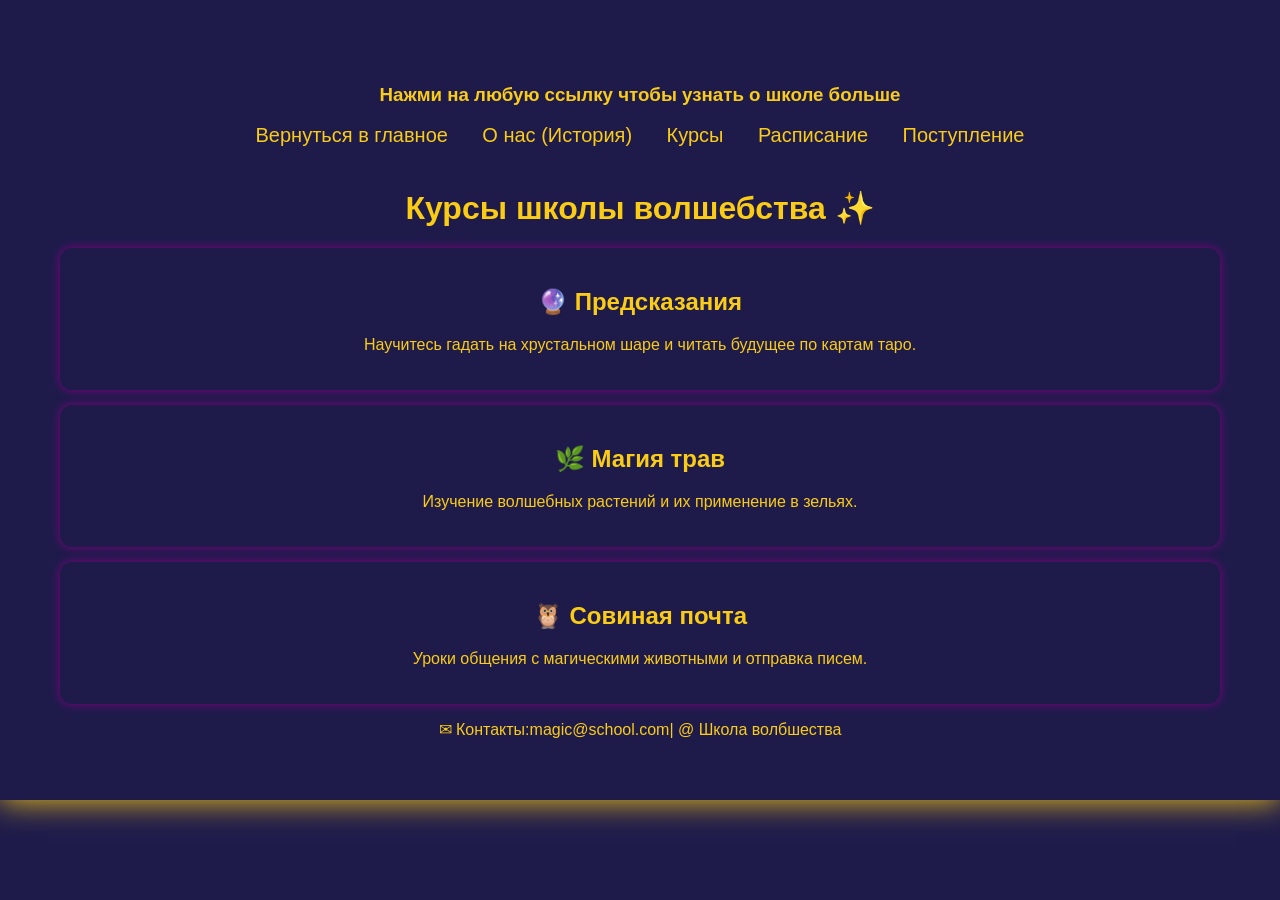
<file: courses.html>
<!DOCTYPE html>
<html>
    <head>
        <title>Курсы в школе ⭐</title>
        <link rel="stylesheet" href="courses.css" >
    </head>

    <body>
        <header>
            <h3>Нажми на любую ссылку чтобы узнать о школе больше</h3>
            <a href="index.html">Вернуться в главное</a>
            <a href="about.html">О нас (История)</a>
            <a href="courses.html">Курсы</a>
            <a href="schedule.html">Расписание</a>
            <a href="join.html">Поступление</a>
        </header>
        <h1>Курсы школы волшебства ✨</h1>

        <div class="course">
        <h2>🔮 Предсказания</h2>
        <p>Научитесь гадать на хрустальном шаре и читать будущее по картам таро.</p>
    </div>

    <div class="course">
    <h2>🌿 Магия трав</h2>
    <p>Изучение волшебных растений и их применение в зельях.</p>
    </div>

    <div class="course">
    <h2>🦉 Совиная почта</h2>
    <p>Уроки общения с магическими животными и отправка писем.</p>
    </div>
    <footer>
            <p>✉︎ Контакты:magic@school.com| @ Школа волбшества </p>
        </footer>
    </body>
</file>
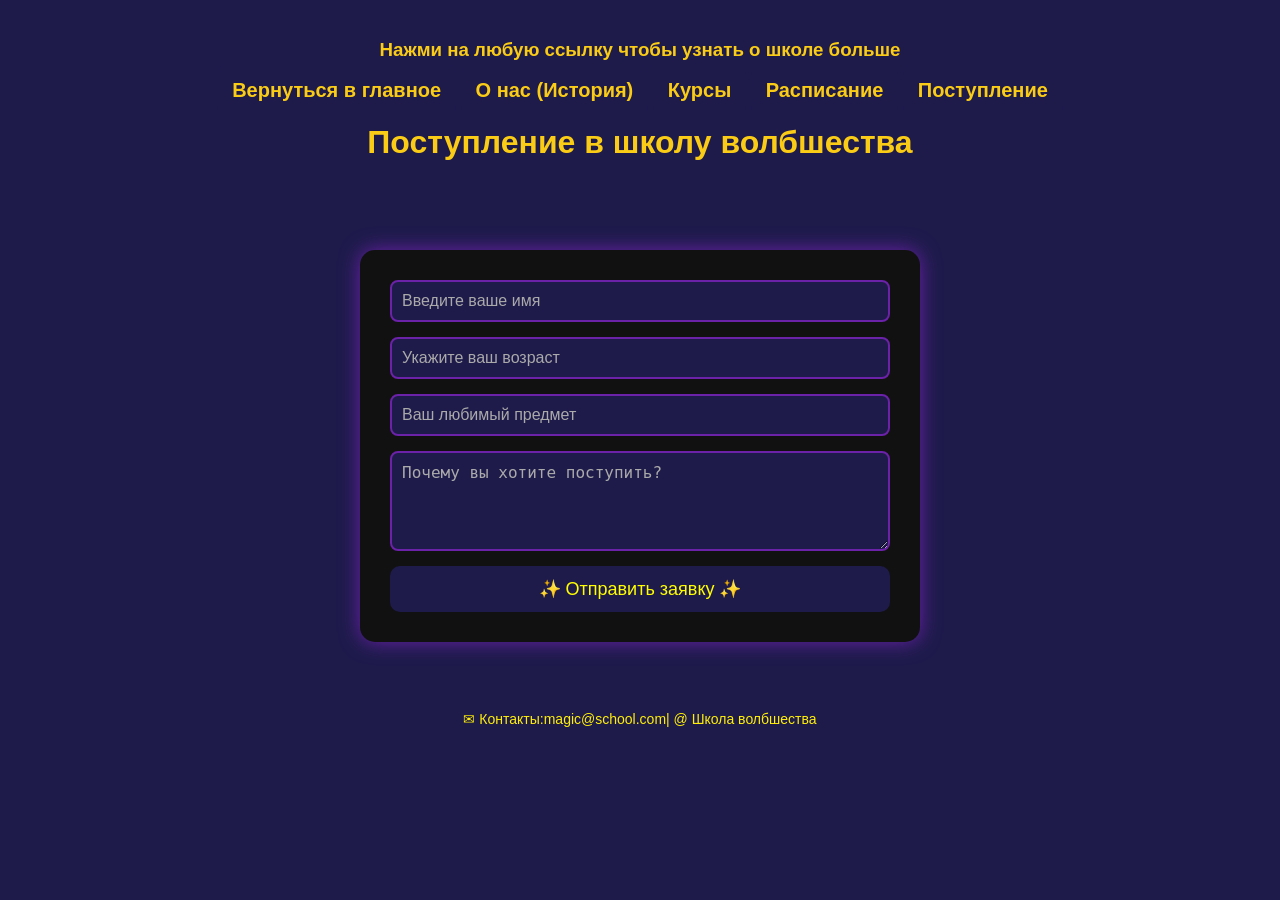
<file: join.html>
<!DOCTYPE html>
<html>
    <title>Поступление в школу волбшества</title>
        <link rel="stylesheet" href="join.css" >
</html>

<body>
     <header>
            <h3>Нажми на любую ссылку чтобы узнать о школе больше</h3>
            <a href="index.html">Вернуться в главное</a>
            <a href="about.html">О нас (История)</a>
            <a href="courses.html">Курсы</a>
            <a href="schedule.html">Расписание</a>
            <a href="join.html">Поступление</a>
            <h1>Поступление в школу волбшества </h1>
        </header>
    
    </br>
    <main>
        <form>
            <input type="text" name="name" id="name" placeholder="Введите ваше имя" required>
            <input type="number" name="age" id="age" placeholder="Укажите ваш возраст" min="6" max="100" required>
            <input type="text" name="subject" id="subject" placeholder="Ваш любимый предмет">
            <textarea id="reason" name="reason" rows="4" placeholder="Почему вы хотите поступить?" required></textarea>
            <button type="submit">✨ Отправить заявку ✨</button>
        </form>

        <footer>
            <p>✉︎ Контакты:magic@school.com| @ Школа волбшества </p>
        </footer>
    </main>
</body>
</file>
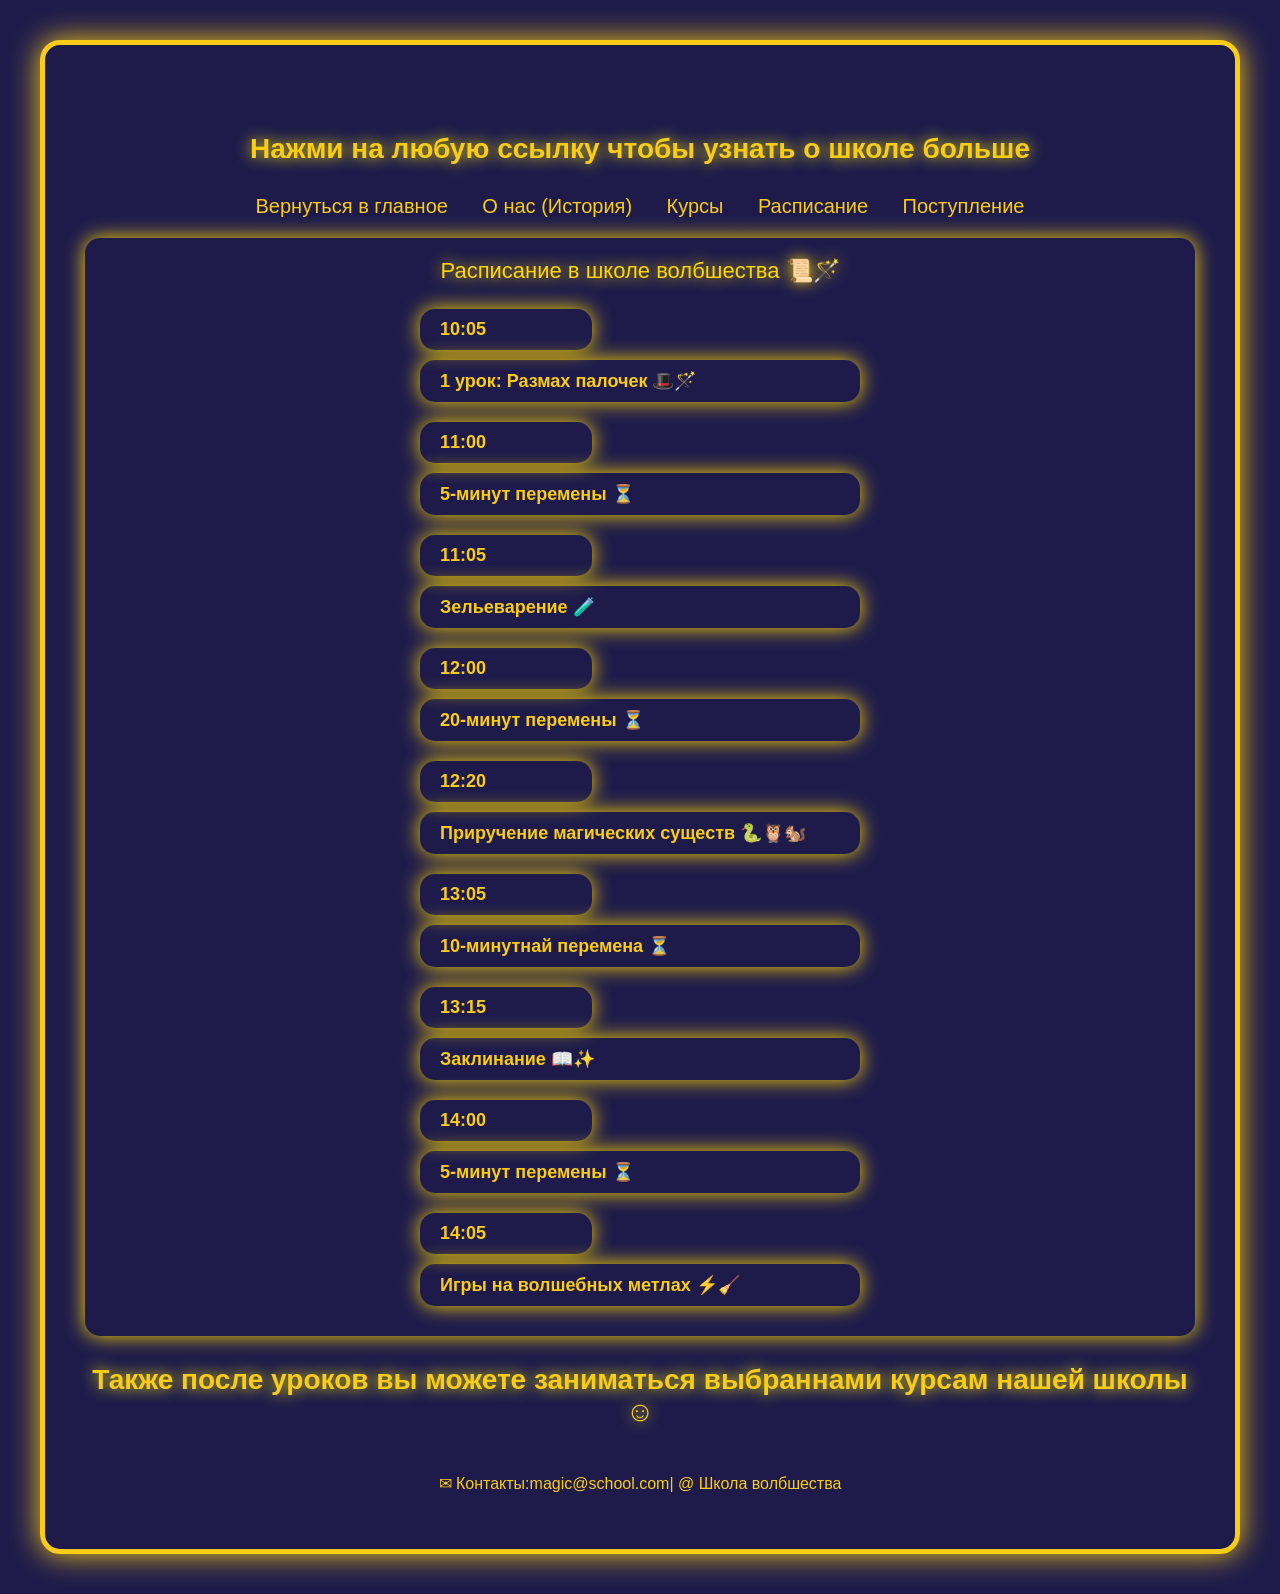
<file: schedule.html>
<!DOCTYPE html>
<html>
    <head>
        <title>Расписание ⭐</title>
        <link rel="stylesheet" href="schedule.css" >
    </head>

    <body>
          <header>
            <h3>Нажми на любую ссылку чтобы узнать о школе больше</h3>
            <a href="index.html">Вернуться в главное</a>
            <a href="about.html">О нас (История)</a>
            <a href="courses.html">Курсы</a>
            <a href="schedule.html">Расписание</a>
            <a href="join.html">Поступление</a>
        </header>

        <main>
           <table class="schedule">
            <caption>Расписание в школе волбшества 📜🪄</caption>
            <tr class="lesson">
                <td class="time">10:05</td>
                <td>1 урок: Размах палочек 🎩🪄</td>
            <tr class="lesson">
                 <td class="time">11:00</td>
                 <td>5-минут перемены ⏳</td>
            </tr>
            <tr class="lesson">
                <td class="time">11:05</td>
                <td>Зельеварение 🧪</td>
            </tr>
            <tr class="lesson">
                <td class="time">12:00</td>
                <td>20-минут перемены ⏳</td>
            </tr>
            <tr class="lesson">
                <td class="time">12:20</td>
                <td>Приручение магических существ 🐍🦉🐿️</td>
            </tr>
            <tr class="lesson">
                <td class="time">13:05</td>
                <td>10-минутнай перемена ⏳</td>
            </tr>
            <tr class="lesson">
                  <td class="time">13:15</td>
                 <td>Заклинание 📖✨</td>
            </tr>
            <tr class="lesson">
                  <td class="time">14:00</td>
                 <td>5-минут перемены ⏳</td>
            </tr>
            <tr class="lesson">
                <td class="time">14:05</td>
                 <td>Игры на волшебных метлах ⚡🧹</td>
            </tr>


           </table>
        </main>

        <h3>Также после уроков вы можете заниматься выбраннами курсам нашей школы ☺️</h3>

        <footer>
            <p>✉︎ Контакты:magic@school.com| @ Школа волбшества </p>
        </footer>
    </body>
</file>
<file: courses.css>
body{
   font-family: "Trebuchet MS", sans-serif;
   background-color: #1e1b4b;
   margin: 0;
   padding: 45px;
   text-align: center;
   color: #FACC15;
   box-shadow: 0 0 30px #FACC15;
 }

     header{
        color: #FACC15;
      background-color: #1e1b4b;
        padding: 20px;
    }

    header a{
        color: #FACC15;
        background-color: #1e1b4b;
        padding: 15px;
        border-radius: 10px;
        font-size: 20px;
        text-decoration: none;
        cursor: pointer;
        transition: 0.3;
    }

.courses {
    display: flex;
    flex-wrap: wrap;
    justify-content: center;
}

.course {
  background: #1e1b4b;
  color: #FACC15;
  padding: 20px;
  border-radius: 12px;
  box-shadow: 0 0 10px purple;
  transition: 0.3;
  cursor: pointer;
  min-width: 250px;
  margin: 15px;
}

.course:hover {
    box-shadow: 0 0 15px yellow;
    transform: scale(1.05s);
}

header a:hover{
  background-color: #1e1b4b;
  color: gold;
  box-shadow: 0 0 15px #ffef08;
  transform: scale(1.03s);
}
</file>
<file: join.css>
body {
  background: #1e1b4b; 
   color: #FACC15;
  font-family: "Trebuchet MS", sans-serif;
  margin: 0;
  padding: 0;
  text-align: center;
}

    header{
        color: #FACC15;
      background-color: #1e1b4b;
        padding: 20px;
    }

    header a{
        color: #FACC15;
        background-color: #1e1b4b;
        padding: 15px;
        border-radius: 10px;
        font-size: 20px;
        text-decoration: none;
        cursor: pointer;
        font-weight: bold;
        transition: 0.3;
    }

form {
  background: #111;
  padding: 30px;
  border-radius: 15px;
  box-shadow: 0 0 20px #6B21A8;
  max-width: 500px;
  margin: 30px auto;
  display: flex;
  flex-direction: column;
  text-align: left;
}

input,
textarea {
  padding: 10px;
  border: 2px solid #6B21A8;
  border-radius: 8px;
  font-size: 16px;
  outline: none;
  background: #1e1b4b;
  color: yellow;
  margin-bottom: 15px;
}

input::placeholder,
textarea::placeholder {
  color: #aaa;
}

input:focus,
textarea:focus {
  border-color: gold;
  box-shadow: 0 0 10px yellow;
}

button {
  background: #1e1b4b;
  color: yellow;
  border: none;
  padding: 12px;
  border-radius: 10px;
  font-size: 18px;
  cursor: pointer;
  transition: 0.3s;
}

button:hover {
  background: gold;
  color: #1e1b4b;
  box-shadow: 0 0 15px yellow;
  transform: scale(1.05);
}

footer {
  background: #1e1b4b;
  padding: 15px;
  margin-top: 40px;
  font-size: 14px;
  color: #ffef08;
}

footer a {
  color: violet;
  text-decoration: none;
}

footer a:hover {
  text-shadow: 0 0 8px yellow;
}

header a:hover{
  background-color: #1e1b4b;
  color: gold;
  box-shadow: 0 0 15px #ffef08;
  transform: scale(1.03s);
}
</file>
<file: schedule.css>
body{
   font-family: "Trebuchet MS", sans-serif;
   background-color: #1e1b4b;
   border: 5px solid #FACC15;
   border-radius: 20px;
   margin: 40px;
   padding: 40px;
   text-align: center;
   display: flex;
   justify-content: center;
   align-items: centers;
   min-height: 100vh;
   flex-direction: column;
   color: #FACC15;
   box-shadow: 0 0 30px #FACC15;
   }
    
    h3{
        color: #FACC15;
        font-size: 28px;
        margin-bottom: 30px;
        text-shadow: 0 0 15px #ffef08;
    }

    
    header{
        color: #FACC15;
      background-color: #1e1b4b;
        padding: 20px;
    }

    header a{
        color: #FACC15;
        background-color: #1e1b4b;
        padding: 15px;
        border-radius: 10px;
        font-size: 20px;
        text-decoration: none;
        cursor: pointer;
        transition: 0.3;
    }

    .time{
        color: #FACC15;
        padding: 15px;
        margin: 10px;
        border-radius: 15px;
        display: flex;
        justify-content: center;
        cursor: pointer;
        font-weight: bold;
        box-shadow: 0 0 20px gold;
        transition: 0.3s;
    }

    .time:hover{
        text-shadow: 0 0 20px #FACC15,0 0 40px goldenrod;
    }

    .schedule{
        background-color: #1e1b4b;
        display: flex;
        flex-direction: column;
        align-items: center;
        justify-content: center;
        border-collapse: collapse;
        color: white;
        font-size: 18px;
        border-radius: 15px;
        box-shadow: 0 0 20px gold;
        transition: 0.3;
        padding: 20px;
    }

    .schedule caption{
        color: gold;
        font-size: 22px;
        margin-bottom: 15px;
        text-shadow: 0 0 15px gold;
    }

    .lesson td {
        color: #FACC15;
        text-align: center;
        padding: 10px 20px;
        margin: 10px 0;
        border-radius: 15px;
        width: 400px;
        display: flex;
        justify-content:space-between;
        cursor: pointer;
        font-weight: bold;
        box-shadow: 0 0 20px gold;
        transition: 0.3s;
    }

    .lesson td:hover{
        text-shadow: 0 0 20px #FACC15, 0 0 40px goldenrod;
    }

    .lesson .time{
        text-align: left;
        width: 30%;
    }
    header a:hover{
  background-color: #1e1b4b;
  color: gold;
  box-shadow: 0 0 15px #ffef08;
  transform: scale(1.03s);
}
</file>
